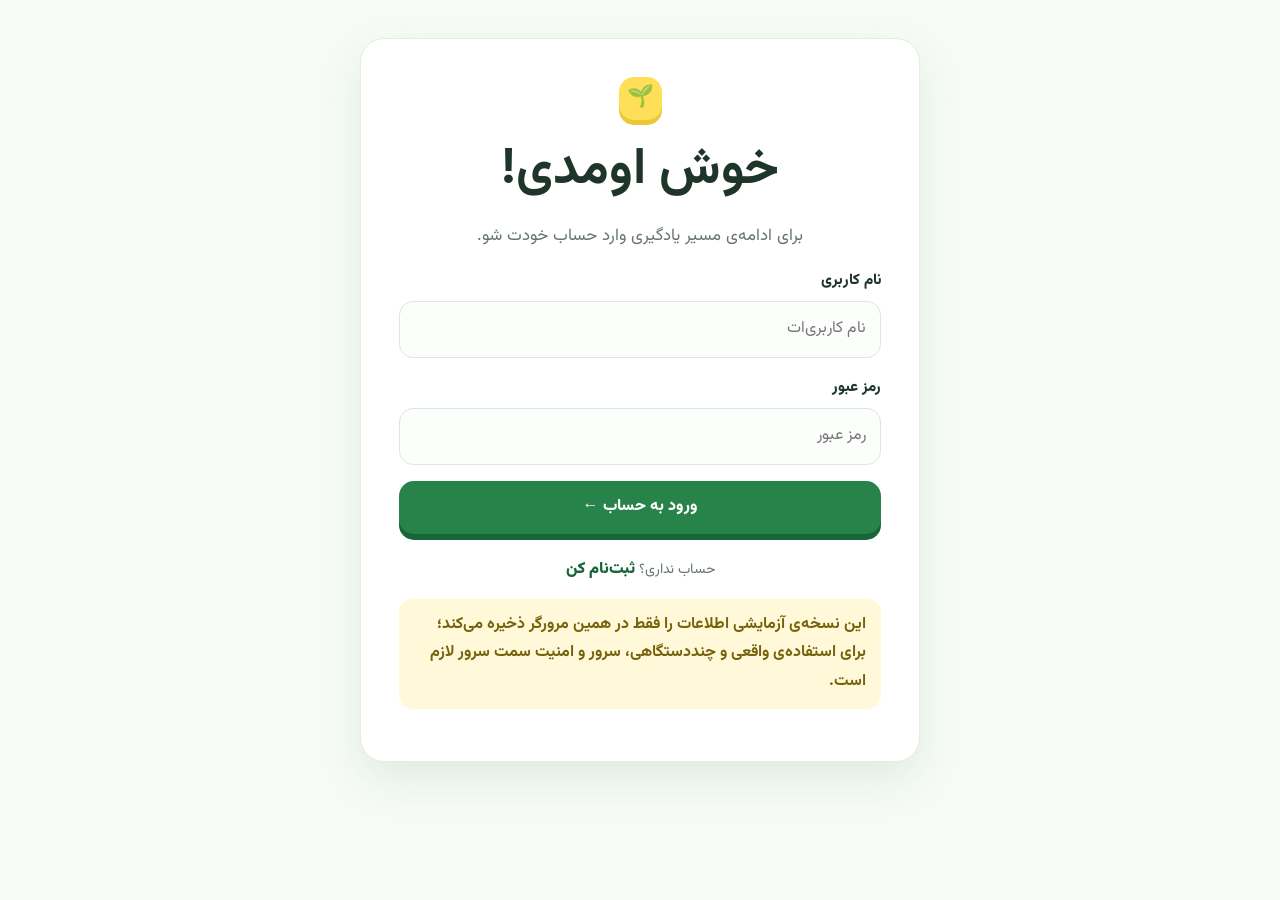
<file: index.html>
<!DOCTYPE html>
<html lang="fa" dir="rtl">
<head><meta charset="UTF-8"><meta name="viewport" content="width=device-width, initial-scale=1"><title>ورود | دانش‌آموز فوق‌العاده</title><link rel="stylesheet" href="style.css"></head>
<body>
<main class="container">
  <section class="card form-card">
    <div class="center"><div class="brand-mark" style="margin:auto">🌱</div><h1>خوش اومدی!</h1><p class="lead">برای ادامه‌ی مسیر یادگیری وارد حساب خودت شو.</p></div>
    <form onsubmit="loginUser(event)">
      <div class="field"><label for="username">نام کاربری</label><input id="username" autocomplete="username" required minlength="3" placeholder="نام کاربری‌ات"></div>
      <div class="field"><label for="password">رمز عبور</label><input id="password" type="password" autocomplete="current-password" required minlength="4" placeholder="رمز عبور"></div>
      <div id="formMessage" aria-live="polite"></div>
      <button class="btn btn-primary" type="submit" style="width:100%">ورود به حساب ←</button>
    </form>
    <div class="center" style="margin-top:22px"><span class="small">حساب نداری؟</span> <a href="fantasticstudent.html" style="color:var(--green-dark);font-weight:900">ثبت‌نام کن</a></div>
    <div class="notice">این نسخه‌ی آزمایشی اطلاعات را فقط در همین مرورگر ذخیره می‌کند؛ برای استفاده‌ی واقعی و چنددستگاهی، سرور و امنیت سمت سرور لازم است.</div>
  </section>
</main>
<script src="app.js"></script>
</body></html>
</file>
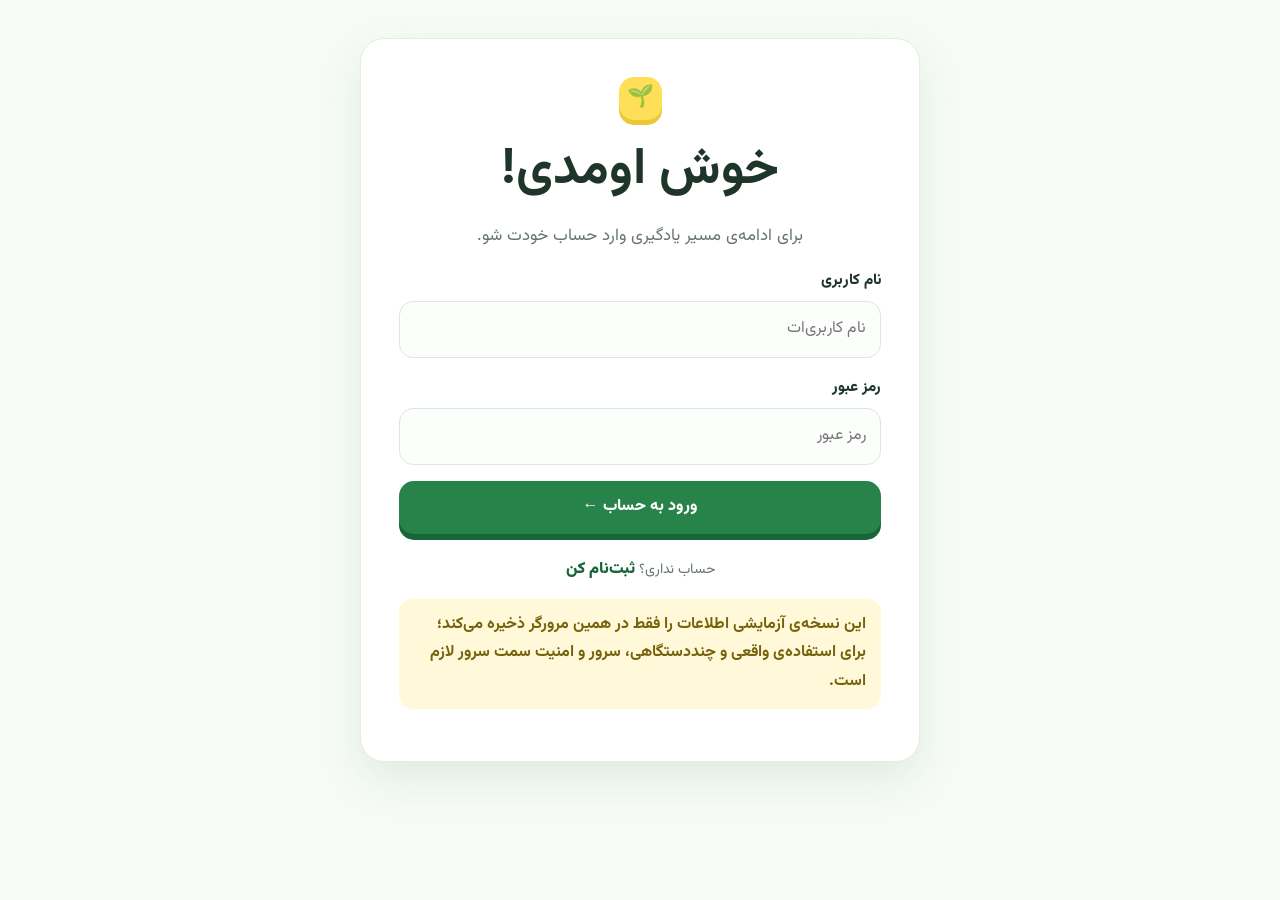
<file: azmon.html>
<!DOCTYPE html>
<html lang="fa" dir="rtl">
<head><meta charset="UTF-8"><meta name="viewport" content="width=device-width, initial-scale=1"><title>آزمون‌ها</title><link rel="stylesheet" href="style.css"></head>
<body onload="requireUser()">
<header class="topbar"><div class="container topbar-inner"><a class="brand" href="HOME.html"><span class="brand-mark">🌱</span> دانش‌آموز فوق‌العاده</a><nav class="nav"><a href="HOME.html">خانه</a><a href="homework.html">تکالیف</a><a class="active" href="azmon.html">آزمون‌ها</a><a href="class.html">کلاس‌ها</a></nav></div></header>
<main class="container"><section class="page-head"><span class="eyebrow">🧠 تمرین و پیشرفت</span><h1>آزمون‌های تمرینی</h1><p>برای سنجیدن آموخته‌هایت، یک آزمون انتخاب کن.</p></section>
<div class="grid grid-2"><article class="card"><div class="card-icon yellow">➗</div><span class="pill">۵ سؤال نمونه</span><h2>آزمون تمرینی ریاضی</h2><p>چند سؤال نمونه‌ی ریاضی با نتیجه‌ی فوری و امتیاز XP.</p><a class="btn btn-primary" href="quiz.html">شروع آزمون ←</a></article><article class="card"><div class="card-icon">📄</div><span class="pill">پیوند بیرونی</span><h2>آزمون ریاضی نوبت اول</h2><p>پیوند آزمون آنلاین قبلی پروژه.</p><a class="btn btn-yellow" href="https://digiform.ir/azmononlinriazy" target="_blank" rel="noopener noreferrer">بازکردن آزمون ↗</a></article></div>
<div class="notice">آزمون داخلی این نسخه نمونه است و برای ارزیابی رسمی باید سؤال‌ها و پاسخ‌ها توسط مدرس بررسی شوند.</div></main><footer>تمرین امروز، اعتمادبه‌نفس فرداست ⭐</footer><script src="app.js"></script></body></html>
</file>
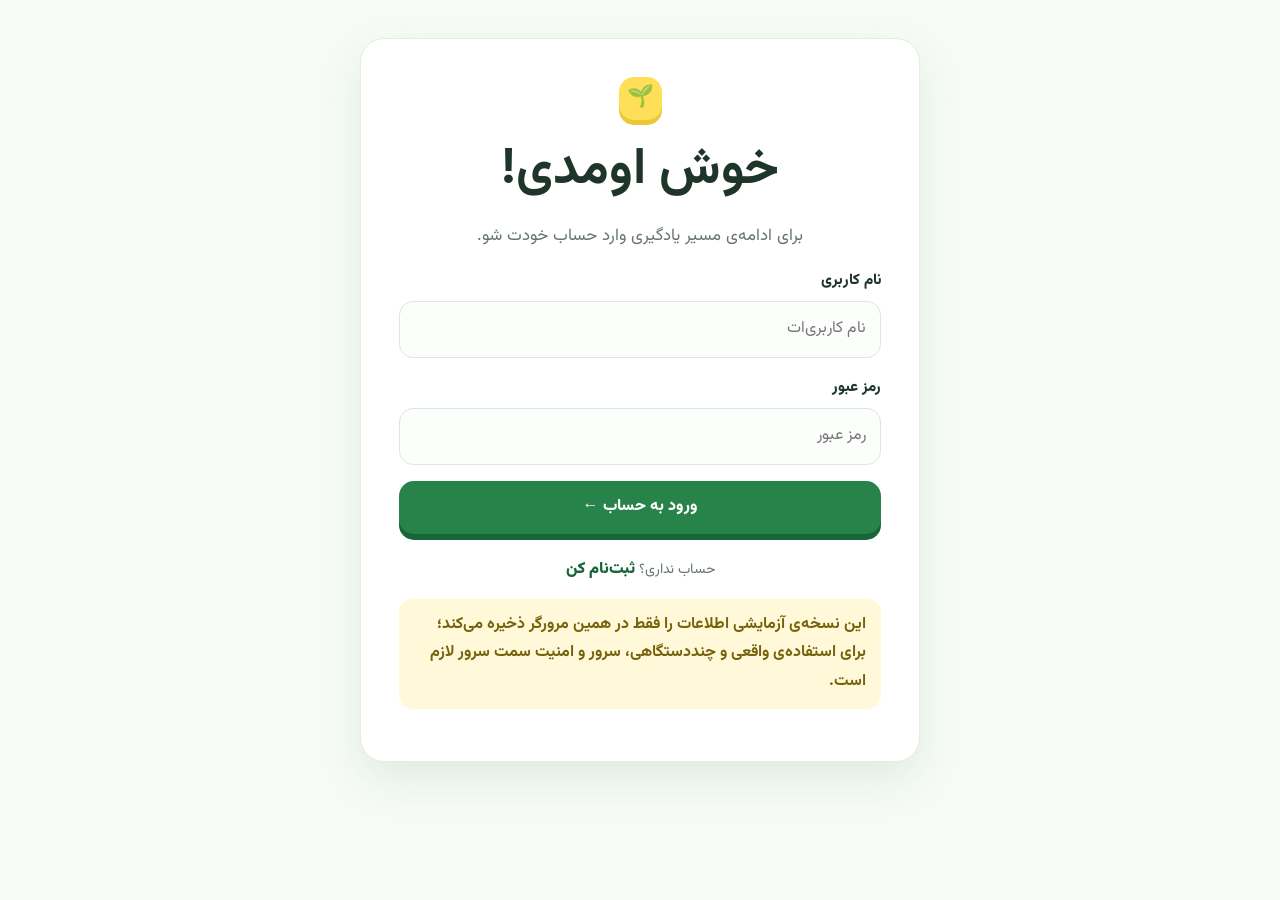
<file: class.html>
<!DOCTYPE html>
<html lang="fa" dir="rtl">
<head><meta charset="UTF-8"><meta name="viewport" content="width=device-width, initial-scale=1"><title>کلاس‌ها</title><link rel="stylesheet" href="style.css"></head>
<body onload="requireUser()">
<header class="topbar"><div class="container topbar-inner"><a class="brand" href="HOME.html"><span class="brand-mark">🌱</span> دانش‌آموز فوق‌العاده</a><nav class="nav"><a href="HOME.html">خانه</a><a href="homework.html">تکالیف</a><a href="quiz.html">آزمون‌ها</a><a class="active" href="class.html">کلاس‌ها</a></nav></div></header>
<main class="container"><section class="page-head"><span class="eyebrow">🏫 یادگیری کنار هم</span><h1>کلاس‌های آموزشی</h1><p>اطلاعات کلاس‌ها را ببین و برای ورود، از لینک تأییدشده‌ی مدرس استفاده کن.</p></section>
<div class="notice">لینک‌های کلاس زیر از نسخه‌ی قبلی پروژه حفظ شده‌اند؛ قبل از انتشار عمومی، فعال‌بودن و مناسب‌بودن هر لینک را بررسی کنید.</div>
<div class="grid">
<article class="card"><div class="card-icon yellow">🇩🇪</div><span class="pill">۷۵ دقیقه</span><h3>کلاس آلمانی</h3><p>مدرس: ستین کشوری</p><a class="btn btn-primary" href="https://web.bale.ai/chat?uid=4863417671" target="_blank" rel="noopener noreferrer">ورود به کلاس ↗</a></article>
<article class="card"><div class="card-icon">🇫🇷</div><span class="pill">۷۵ دقیقه</span><h3>کلاس فرانسوی</h3><p>مدرس: دیانا قربانی منزه</p><a class="btn btn-primary" href="https://web.bale.ai/chat?uid=6123613581" target="_blank" rel="noopener noreferrer">ورود به کلاس ↗</a></article>
<article class="card"><div class="card-icon yellow">🇬🇧</div><span class="pill">۷۵ دقیقه</span><h3>کلاس انگلیسی</h3><p>مدرس: ستین کشوری و دیانا قربانی منزه</p><a class="btn btn-primary" href="https://web.bale.ai/chat?uid=5658482924" target="_blank" rel="noopener noreferrer">ورود به کلاس ↗</a></article>
<article class="card"><div class="card-icon">➗</div><span class="pill">۷۵ دقیقه</span><h3>کلاس ریاضی</h3><p>مدرس: بشری حسومی</p><a class="btn btn-primary" href="https://web.bale.ai/chat?uid=6218884383" target="_blank" rel="noopener noreferrer">ورود به کلاس ↗</a></article>
</div></main><footer>یادگیری، با قدم‌های کوچک شروع می‌شود 💚</footer><script src="app.js"></script></body></html>
</file>
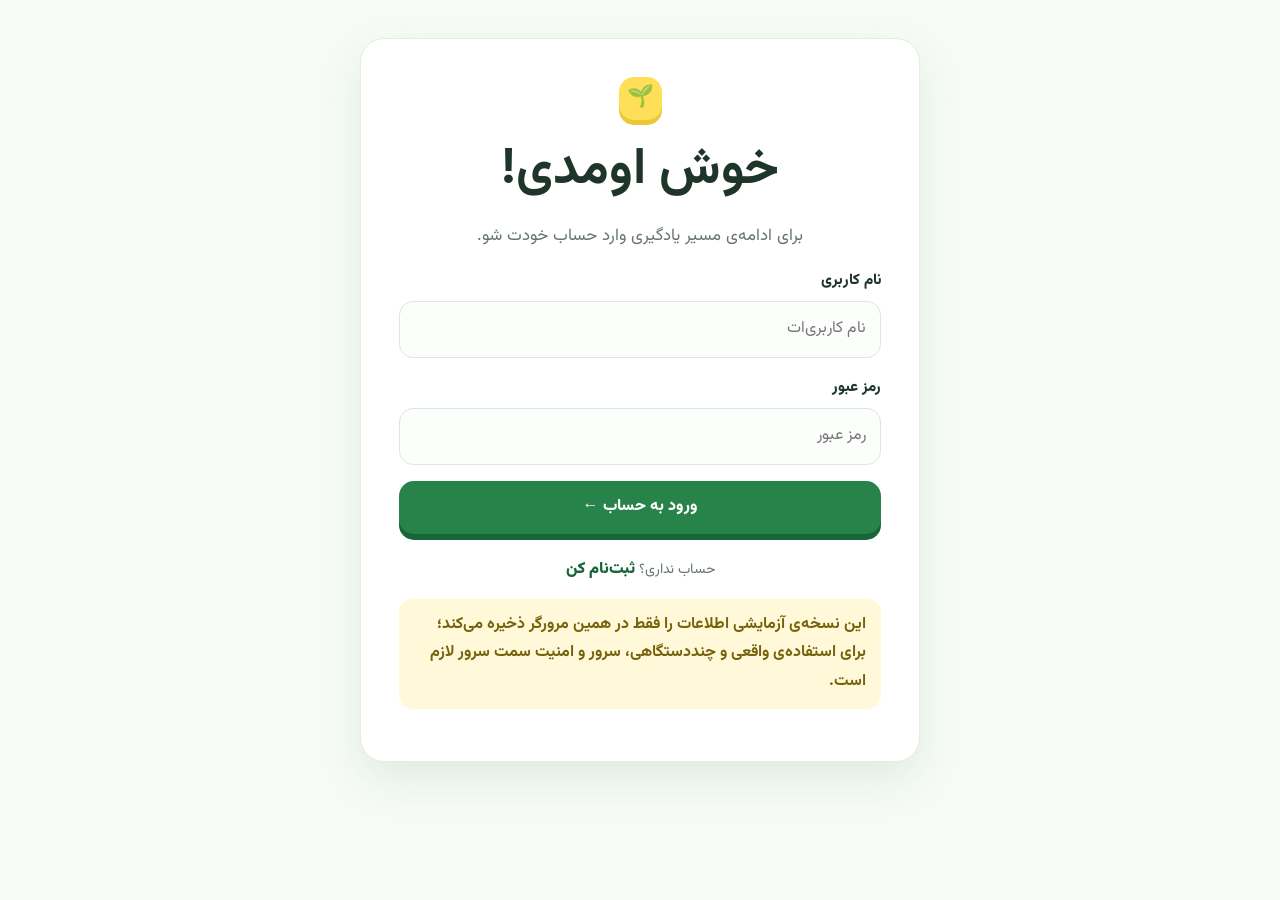
<file: dashboard.html>
<!DOCTYPE html>
<html lang="fa" dir="rtl">
<head><meta charset="UTF-8"><meta name="viewport" content="width=device-width, initial-scale=1"><title>داشبورد پیشرفت</title><link rel="stylesheet" href="style.css"></head>
<body onload="initDashboard()">
<header class="topbar"><div class="container topbar-inner"><a class="brand" href="HOME.html"><span class="brand-mark">🌱</span> دانش‌آموز فوق‌العاده</a><nav class="nav"><a href="HOME.html">خانه</a><a href="homework.html">تکالیف</a><a href="quiz.html">آزمون</a><button class="btn btn-small btn-light" onclick="logout()">خروج</button></nav></div></header>
<main class="container"><section class="page-head"><span class="eyebrow">⭐ مسیر پیشرفت</span><h1 id="userDisplay">سلام!</h1><p>هر تلاشی ارزشمند است.</p></section><div class="stats"><div class="stat"><strong id="xpDisplay">0</strong><span>امتیاز XP</span></div><div class="stat"><strong id="quizSummary">—</strong><span>نتیجه‌ی آزمون</span></div></div><div class="grid grid-2"><a class="card" href="homework.html"><div class="card-icon yellow">🎒</div><h3>مدیریت تکالیف</h3><p>کارها را ببین و تکلیف تازه اضافه کن.</p></a><a class="card" href="quiz.html"><div class="card-icon">🧠</div><h3>تمرین ریاضی</h3><p>آزمون بده و امتیاز کسب کن.</p></a></div></main><footer>پیشرفتت رو جشن بگیر 💚</footer><script src="app.js"></script></body></html>
</file>
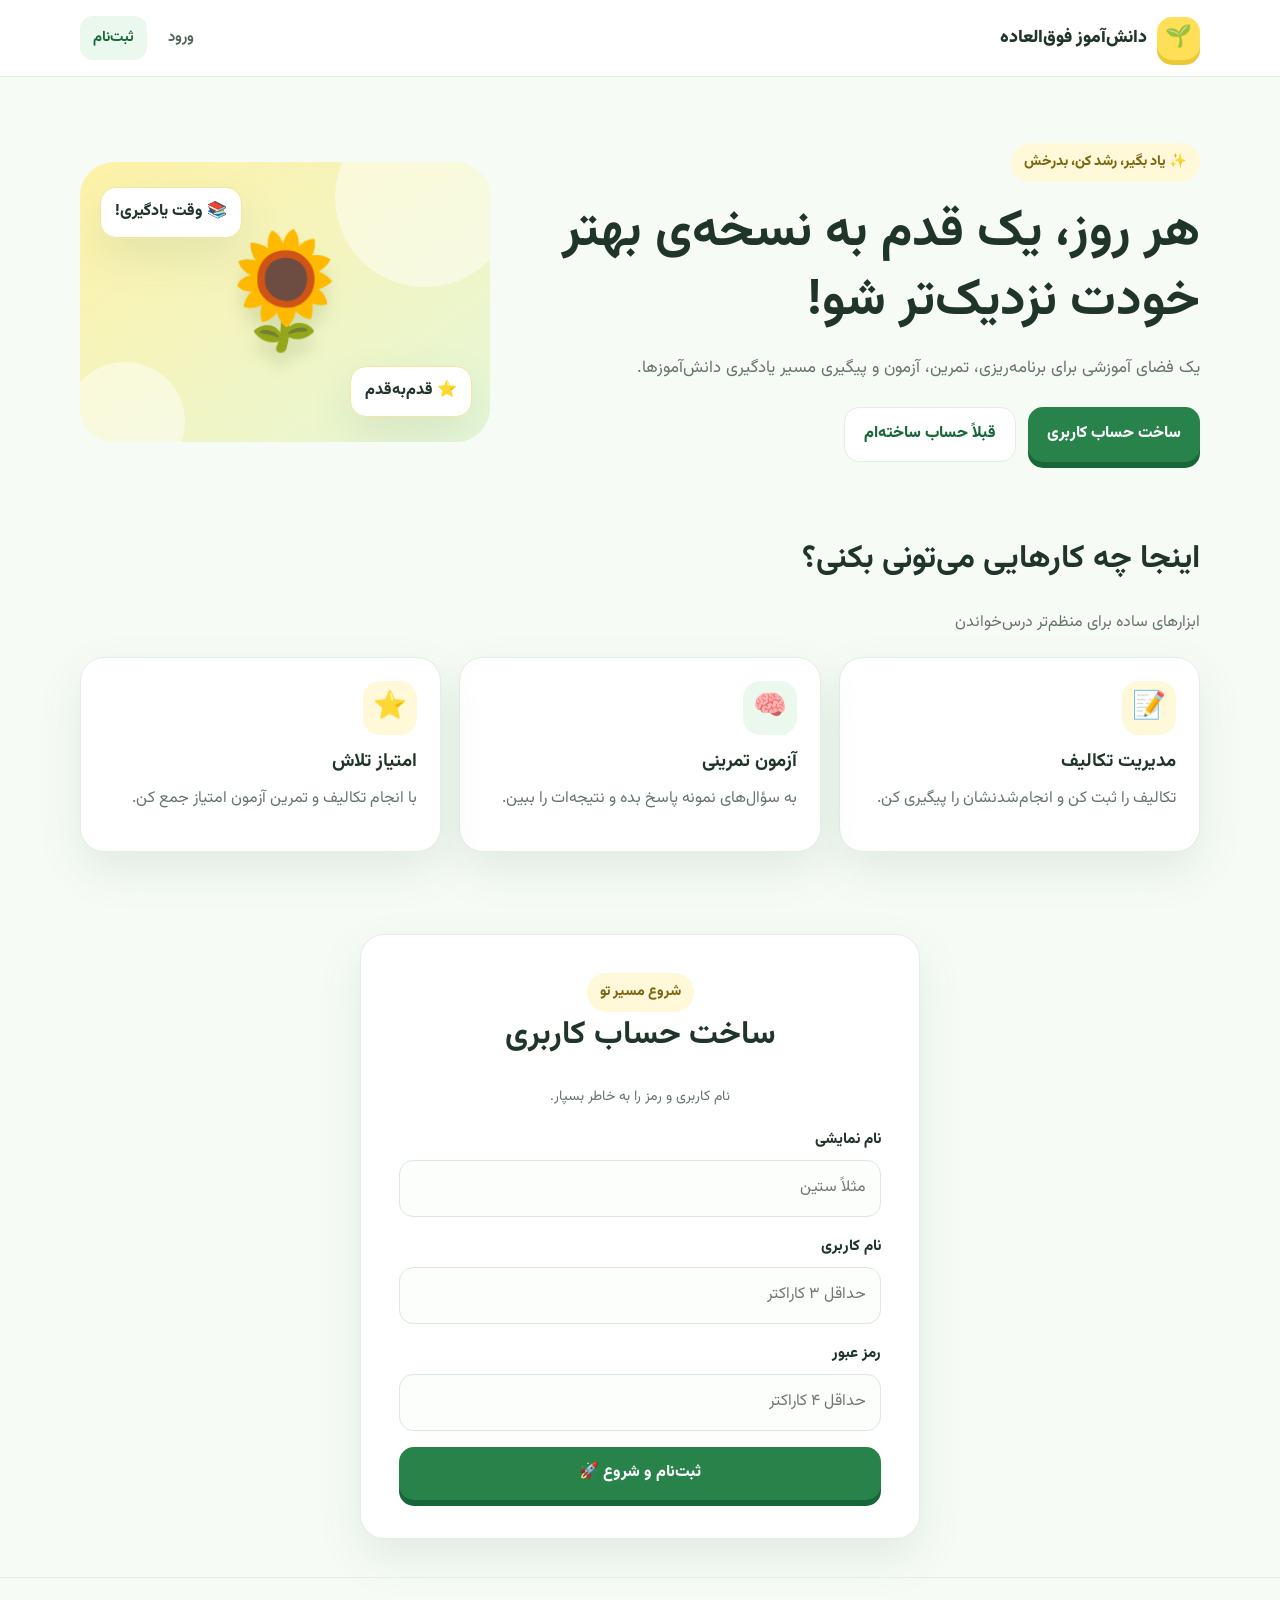
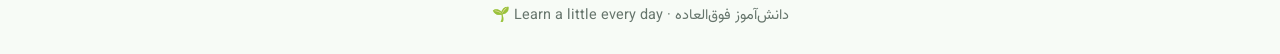
<file: fantasticstudent.html>
<!DOCTYPE html>
<html lang="fa" dir="rtl">
<head><meta charset="UTF-8"><meta name="viewport" content="width=device-width, initial-scale=1"><title>دانش‌آموز فوق‌العاده</title><link rel="stylesheet" href="style.css"></head>
<body>
<header class="topbar"><div class="container topbar-inner"><a class="brand" href="fantasticstudent.html"><span class="brand-mark">🌱</span> دانش‌آموز فوق‌العاده</a><nav class="nav"><a href="index.html">ورود</a><a class="active" href="fantasticstudent.html">ثبت‌نام</a></nav></div></header>
<main class="container">
<section class="hero-grid hero">
  <div class="hero-copy"><span class="eyebrow">✨ یاد بگیر، رشد کن، بدرخش</span><h1>هر روز، یک قدم به نسخه‌ی بهتر خودت نزدیک‌تر شو!</h1><p class="lead">یک فضای آموزشی برای برنامه‌ریزی، تمرین، آزمون و پیگیری مسیر یادگیری دانش‌آموزها.</p><div class="hero-actions"><a class="btn btn-primary" href="#register">ساخت حساب کاربری</a><a class="btn btn-light" href="index.html">قبلاً حساب ساخته‌ام</a></div></div>
  <div class="hero-art"><span class="floating-note note-one">📚 وقت یادگیری!</span><div class="hero-emoji">🌻</div><span class="floating-note note-two">⭐ قدم‌به‌قدم</span></div>
</section>
<section class="section"><div class="section-head"><div><h2>اینجا چه کارهایی می‌تونی بکنی؟</h2><p>ابزارهای ساده برای منظم‌تر درس‌خواندن</p></div></div>
<div class="grid">
<article class="card"><div class="card-icon yellow">📝</div><h3>مدیریت تکالیف</h3><p>تکالیف را ثبت کن و انجام‌شدنشان را پیگیری کن.</p></article>
<article class="card"><div class="card-icon">🧠</div><h3>آزمون تمرینی</h3><p>به سؤال‌های نمونه پاسخ بده و نتیجه‌ات را ببین.</p></article>
<article class="card"><div class="card-icon yellow">⭐</div><h3>امتیاز تلاش</h3><p>با انجام تکالیف و تمرین آزمون امتیاز جمع کن.</p></article>
</div></section>
<section id="register" class="card form-card"><div class="center"><span class="eyebrow">شروع مسیر تو</span><h2>ساخت حساب کاربری</h2><p class="small">نام کاربری و رمز را به خاطر بسپار.</p></div>
<form onsubmit="registerUser(event)">
<div class="field"><label for="registerName">نام نمایشی</label><input id="registerName" required minlength="2" maxlength="40" placeholder="مثلاً ستین"></div>
<div class="field"><label for="registerUsername">نام کاربری</label><input id="registerUsername" required minlength="3" maxlength="24" autocomplete="username" placeholder="حداقل ۳ کاراکتر"></div>
<div class="field"><label for="registerPassword">رمز عبور</label><input id="registerPassword" type="password" required minlength="4" autocomplete="new-password" placeholder="حداقل ۴ کاراکتر"></div>
<div id="formMessage" aria-live="polite"></div><button class="btn btn-primary" type="submit" style="width:100%">ثبت‌نام و شروع 🚀</button>
</form></section></main>
<footer>دانش‌آموز فوق‌العاده · Learn a little every day 🌱</footer><script src="app.js"></script></body></html>
</file>
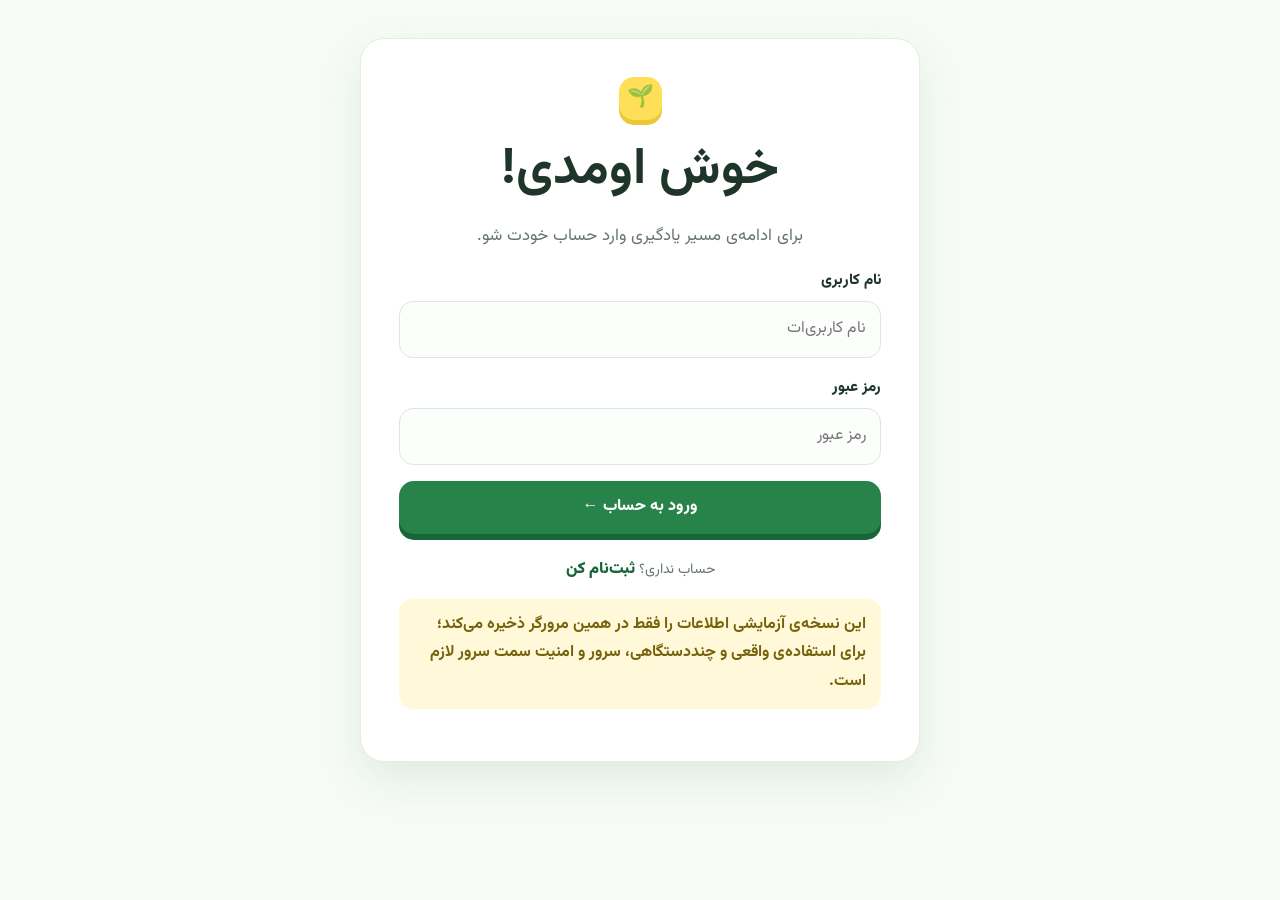
<file: HOME.html>
<!DOCTYPE html>
<html lang="fa" dir="rtl">
<head><meta charset="UTF-8"><meta name="viewport" content="width=device-width, initial-scale=1"><title>خانه | دانش‌آموز فوق‌العاده</title><link rel="stylesheet" href="style.css"></head>
<body onload="initHome()">
<header class="topbar"><div class="container topbar-inner"><a class="brand" href="HOME.html"><span class="brand-mark">🌱</span> دانش‌آموز فوق‌العاده</a><nav class="nav"><a class="active" href="HOME.html">خانه</a><a href="homework.html">تکالیف</a><a href="azmon.html">آزمون‌ها</a><a href="class.html">کلاس‌ها</a><button class="btn btn-small btn-light" onclick="logout()">خروج</button></nav></div></header>
<main class="container">
<section class="hero-grid hero"><div class="hero-copy"><span class="eyebrow">💛 امروز هم می‌تونی بدرخشی</span><h1>سلام <span id="welcomeName">دانش‌آموز</span> جان!</h1><p class="lead">برای یادگیری امروزت آماده‌ای؟ تکالیفت رو مدیریت کن، آزمون بده و قدم‌های کوچکت رو جشن بگیر.</p><div class="hero-actions"><a class="btn btn-primary" href="homework.html">برنامه‌ریزی تکالیف</a><a class="btn btn-yellow" href="quiz.html">شروع آزمون ریاضی</a></div></div><div class="hero-art"><span class="floating-note note-one">تو می‌تونی! 💪</span><div class="hero-emoji">📚</div><span class="floating-note note-two">هر قدم مهمه ⭐</span></div></section>
<section class="section"><div class="section-head"><div><h2>تابلوی پیشرفت تو</h2><p>امتیازها و کارهای امروزت</p></div></div>
<div class="stats"><div class="stat"><strong id="xpValue">0</strong><span>⭐ امتیاز XP</span></div><div class="stat"><strong id="taskCount">0</strong><span>📝 تکلیف باقی‌مانده</span></div><div class="stat"><strong id="doneCount">0</strong><span>✅ تکمیل‌شده</span></div></div></section>
<section class="section"><div class="section-head"><div><h2>می‌خوای کجا بری؟</h2><p>همه‌ی بخش‌ها در دسترس تو هستند.</p></div></div><div class="grid">
<a class="card" href="homework.html"><div class="card-icon yellow">🎒</div><h3>تکالیف من</h3><p>تکلیف اضافه کن و کارهای انجام‌شده را علامت بزن.</p><span class="pill">ورود به بخش ←</span></a>
<a class="card" href="quiz.html"><div class="card-icon">🧠</div><h3>آزمون تمرینی</h3><p>چند سؤال ریاضی را پاسخ بده و امتیاز بگیر.</p><span class="pill">شروع آزمون ←</span></a>
<a class="card" href="class.html"><div class="card-icon yellow">🏫</div><h3>کلاس‌ها</h3><p>فهرست کلاس‌های آموزشی و اطلاعات مدرس‌ها.</p><span class="pill">مشاهده کلاس‌ها ←</span></a>
</div></section></main><footer>با تلاش‌های کوچیک، پیشرفت‌های بزرگ ساخته می‌شن 🌻</footer><script src="app.js"></script></body></html>
</file>
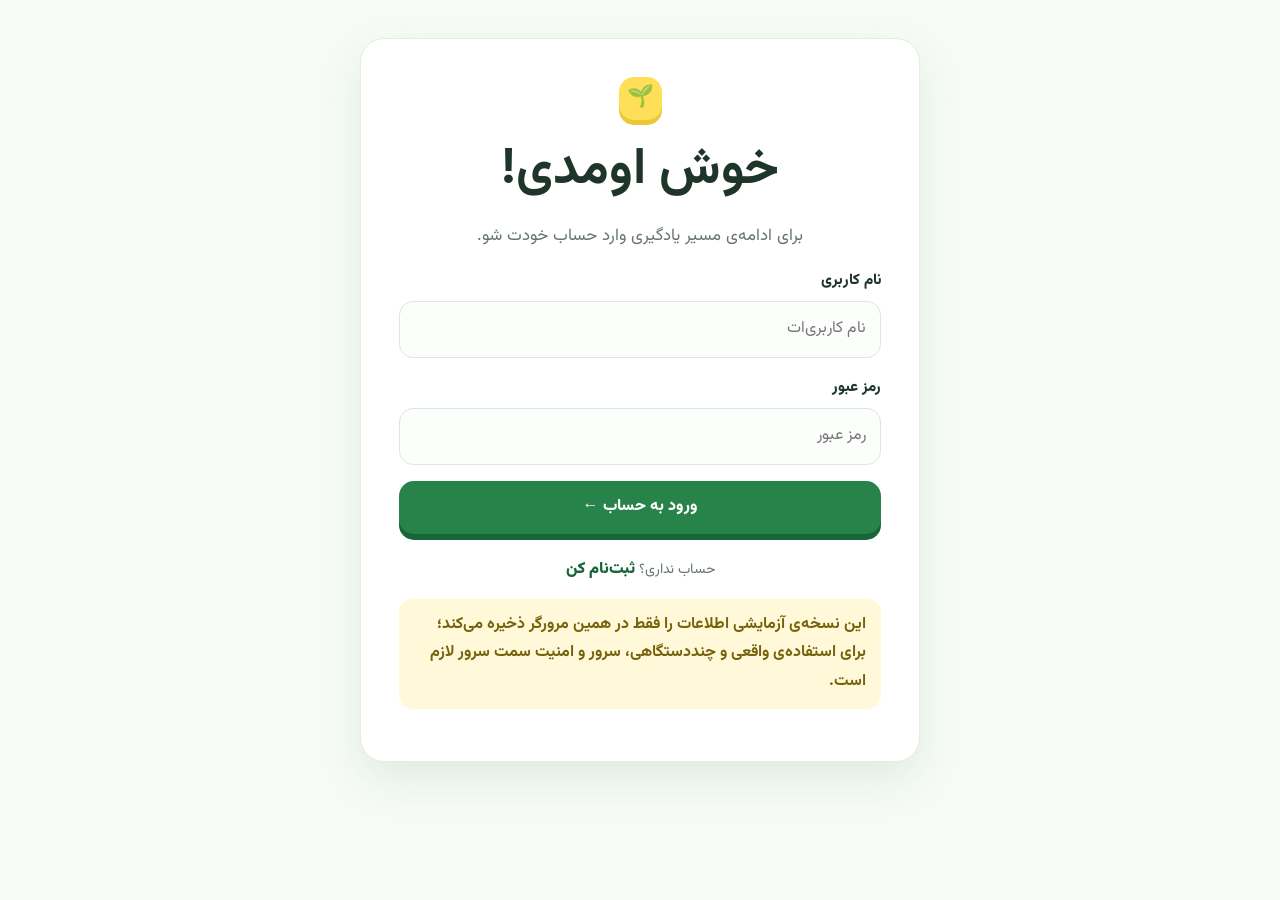
<file: homework.html>
<!DOCTYPE html>
<html lang="fa" dir="rtl">
<head><meta charset="UTF-8"><meta name="viewport" content="width=device-width, initial-scale=1"><title>تکالیف من</title><link rel="stylesheet" href="style.css"></head>
<body onload="requireUser();renderTasks();renderSubmissions()">
<header class="topbar"><div class="container topbar-inner"><a class="brand" href="HOME.html"><span class="brand-mark">🌱</span> دانش‌آموز فوق‌العاده</a><nav class="nav"><a href="HOME.html">خانه</a><a class="active" href="homework.html">تکالیف</a><a href="quiz.html">آزمون</a><a href="class.html">کلاس‌ها</a></nav></div></header>
<main class="container"><section class="page-head"><span class="eyebrow">🎒 برنامه‌ریزی بهتر</span><h1>تکالیف من</h1><p>کارهایت را بنویس و با هر تیک، یک قدم جلوتر برو.</p></section>
<div class="stats"><div class="stat"><strong id="remainingCount">0</strong><span>باقی‌مانده</span></div><div class="stat"><strong id="completedCount">0</strong><span>انجام‌شده</span></div></div>
<div class="grid grid-2"><section class="card"><h2>➕ افزودن تکلیف</h2><form onsubmit="addTask(event)"><div class="field"><label for="taskTitle">عنوان تکلیف</label><input id="taskTitle" required maxlength="120" placeholder="مثلاً تمرین‌های ریاضی"></div><div class="field"><label for="taskSubject">درس</label><select id="taskSubject"><option>ریاضی</option><option>علوم</option><option>فارسی</option><option>مطالعات اجتماعی</option><option>زبان انگلیسی</option><option>عربی</option><option>دینی</option><option>سایر</option></select></div><div class="field"><label for="taskDue">تاریخ انجام (اختیاری)</label><input id="taskDue" type="date"></div><div id="taskMessage" aria-live="polite"></div><button class="btn btn-primary" type="submit">ذخیره تکلیف 🌱</button></form></section>
<section class="card"><h2>📋 فهرست تکالیف</h2><div id="taskList" class="list"></div></section></div>
<section class="section"><div class="card"><h2>📤 ثبت یادداشت ارسال تکلیف</h2><p class="small">این بخش ثبت محلی دارد و فایل را به معلم ارسال نمی‌کند.</p><form onsubmit="saveHomeworkSubmission(event)"><div class="field"><label for="submissionTitle">عنوان تکلیف ارسال‌شده</label><input id="submissionTitle" required placeholder="مثلاً تحقیق علوم"></div><div class="field"><label for="submissionNote">یادداشت (اختیاری)</label><textarea id="submissionNote" rows="3" placeholder="توضیح کوتاه درباره‌ی تکلیف"></textarea></div><div id="submissionMessage" aria-live="polite"></div><button class="btn btn-yellow" type="submit">ثبت در فهرست</button></form><h3 style="margin-top:24px">موارد ثبت‌شده</h3><div id="submissionList" class="list"></div></div></section></main><footer>اطلاعات این صفحه در حافظه‌ی همین مرورگر ذخیره می‌شود.</footer><script src="app.js"></script></body></html>
</file>
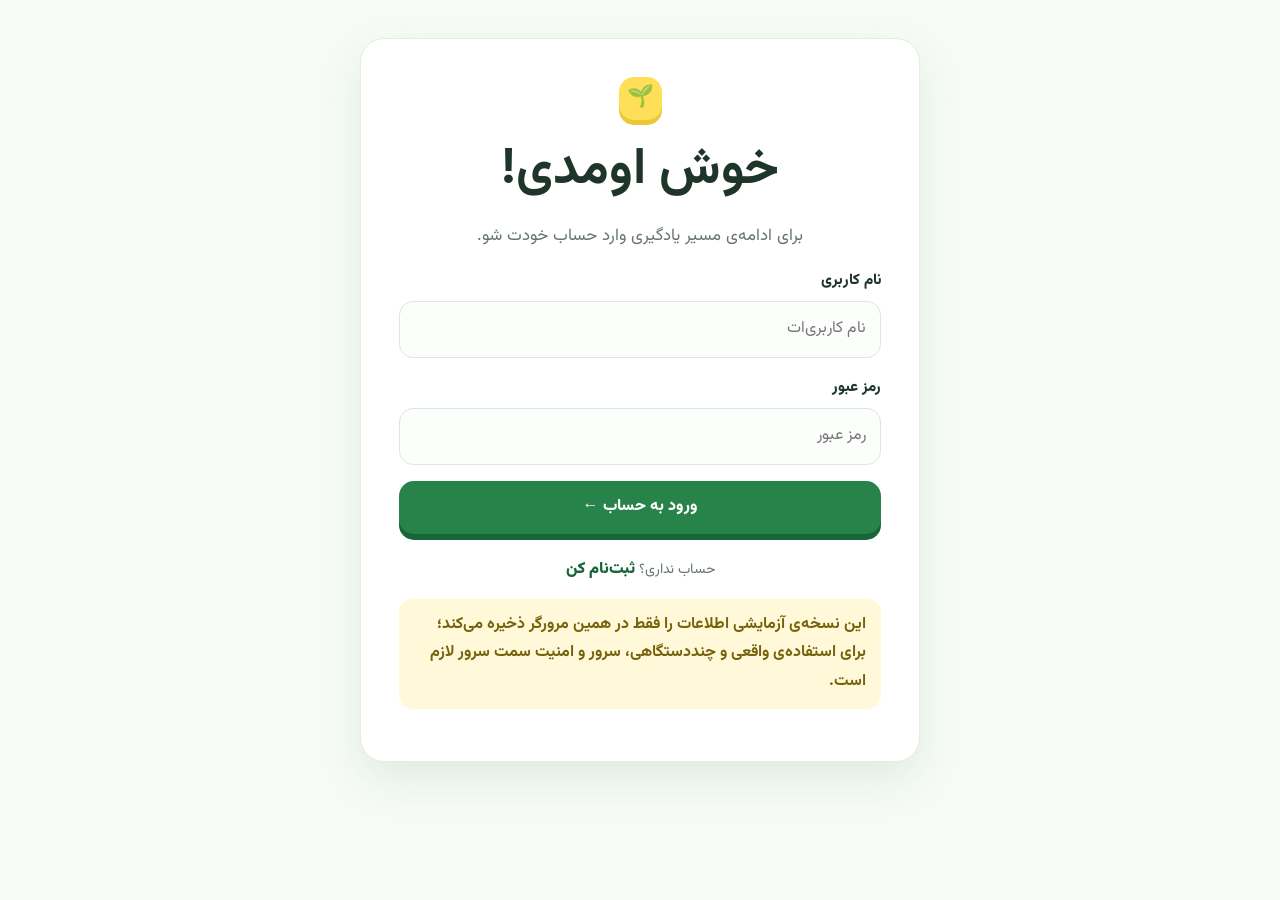
<file: quiz.html>
<!DOCTYPE html>
<html lang="fa" dir="rtl">
<head><meta charset="UTF-8"><meta name="viewport" content="width=device-width, initial-scale=1"><title>آزمون تمرینی ریاضی</title><link rel="stylesheet" href="style.css"></head>
<body onload="initQuiz()">
<header class="topbar"><div class="container topbar-inner"><a class="brand" href="HOME.html"><span class="brand-mark">🌱</span> دانش‌آموز فوق‌العاده</a><nav class="nav"><a href="HOME.html">خانه</a><a href="azmon.html">همه‌ی آزمون‌ها</a></nav></div></header>
<main class="container"><section class="page-head"><span class="eyebrow">➗ آزمون نمونه</span><h1>آزمون تمرینی ریاضی</h1><p>با آرامش پاسخ بده؛ هدف، یادگرفتن است.</p></section>
<section id="quizArea" class="card" style="max-width:760px;margin:0 auto"><div class="progress-track"><div id="quizProgress" class="progress-fill"></div></div><h2 id="questionText" style="margin-top:22px">در حال آماده‌سازی…</h2><div id="options"></div><p id="quizFeedback" class="small" aria-live="polite"></p><div class="row" style="justify-content:space-between;margin-top:20px"><a class="btn btn-light" href="azmon.html">خروج از آزمون</a><button id="nextQuestion" class="btn btn-primary" onclick="nextQuestion()" disabled>سؤال بعدی ←</button></div></section>
<section id="quizResult" class="card center hidden" style="max-width:650px;margin:0 auto"><div class="hero-emoji" style="font-size:4rem">🏆</div><h2>آزمون تموم شد!</h2><h1 id="scoreText">۰ از ۵</h1><p id="scoreMessage"></p><div class="hero-actions" style="justify-content:center"><button class="btn btn-primary" onclick="location.reload()">دوباره تلاش کن</button><a class="btn btn-light" href="HOME.html">بازگشت به خانه</a></div></section>
</main><footer>هر اشتباه، فرصتی برای یادگیری است 🌱</footer><script src="app.js"></script></body></html>
</file>
<file: style.css>
@import url('https://fonts.googleapis.com/css2?family=Vazirmatn:wght@400;500;600;700;800;900&display=swap');
:root{
  --green:#27834a;--green-dark:#176638;--green-soft:#eaf8ed;
  --yellow:#ffdf57;--yellow-soft:#fff8d9;--ink:#20352a;--muted:#66756c;
  --white:#fff;--line:#e3eee5;--shadow:0 18px 45px rgba(34,100,56,.10);
  --radius:24px;
}
*{box-sizing:border-box}
html{scroll-behavior:smooth}
body{margin:0;font-family:"Vazirmatn",Tahoma,sans-serif;background:#f7fbf6;color:var(--ink);line-height:1.8}
a{color:inherit;text-decoration:none}
button,input,textarea,select{font:inherit}
button,a,.clickable{ -webkit-tap-highlight-color:transparent}
button{cursor:pointer}
img{max-width:100%}
.container{width:min(1120px,calc(100% - 32px));margin-inline:auto}
.topbar{position:sticky;top:0;z-index:20;background:rgba(255,255,255,.92);backdrop-filter:blur(12px);border-bottom:1px solid var(--line)}
.topbar-inner{min-height:76px;display:flex;align-items:center;justify-content:space-between;gap:18px}
.brand{display:flex;align-items:center;gap:10px;font-weight:900;font-size:1.1rem}
.brand-mark{display:grid;place-items:center;width:43px;height:43px;border-radius:15px;background:var(--yellow);box-shadow:0 5px 0 #ebc936;font-size:1.35rem}
.nav{display:flex;align-items:center;gap:8px;flex-wrap:wrap}
.nav a{padding:9px 13px;border-radius:13px;color:#52665a;font-weight:700;font-size:.92rem}
.nav a:hover,.nav a.active{background:var(--green-soft);color:var(--green-dark)}
.btn{display:inline-flex;align-items:center;justify-content:center;gap:8px;border:0;border-radius:15px;padding:12px 19px;font-weight:800;transition:transform .18s,box-shadow .18s,background .18s}
.btn:hover{transform:translateY(-2px)}
.btn-primary{background:var(--green);color:white;box-shadow:0 6px 0 #176638}
.btn-primary:hover{background:#216f40}
.btn-yellow{background:var(--yellow);color:#3f431e;box-shadow:0 5px 0 #e8c637}
.btn-light{background:white;color:var(--green-dark);border:1px solid var(--line)}
.btn-danger{background:#fff0ee;color:#b33b2d}
.btn-small{padding:8px 12px;border-radius:11px;font-size:.9rem}
.hero{padding:52px 0 32px}
.hero-grid{display:grid;grid-template-columns:1.25fr .75fr;align-items:center;gap:28px}
.hero-copy{padding:14px 0}
.eyebrow{display:inline-flex;align-items:center;gap:8px;background:var(--yellow-soft);color:#7b6710;padding:7px 13px;border-radius:999px;font-weight:800;font-size:.88rem}
h1,h2,h3,p{margin-top:0}
h1{font-size:clamp(2rem,4vw,3.25rem);line-height:1.35;margin:16px 0}
h2{font-size:clamp(1.35rem,2.5vw,2rem);line-height:1.45}
.lead{font-size:1.05rem;color:var(--muted);max-width:650px}
.hero-actions{display:flex;gap:12px;flex-wrap:wrap;margin-top:24px}
.hero-art{min-height:280px;border-radius:34px;background:linear-gradient(145deg,#fff2a8,#e6f7d9);display:grid;place-items:center;position:relative;overflow:hidden}
.hero-art:before,.hero-art:after{content:"";position:absolute;border-radius:50%;background:rgba(255,255,255,.45)}
.hero-art:before{width:180px;height:180px;top:-55px;right:-25px}
.hero-art:after{width:120px;height:120px;bottom:-40px;left:-15px}
.hero-emoji{font-size:7rem;filter:drop-shadow(0 15px 8px rgba(70,100,40,.15));z-index:1}
.floating-note{position:absolute;background:#fff;border:1px solid #f1e6a5;border-radius:16px;padding:10px 14px;font-weight:800;box-shadow:var(--shadow);z-index:2}
.note-one{top:25px;left:20px}.note-two{bottom:25px;right:18px}
.section{padding:28px 0 44px}
.section-head{display:flex;justify-content:space-between;align-items:end;gap:15px;margin-bottom:20px}
.section-head p{margin-bottom:0;color:var(--muted)}
.grid{display:grid;grid-template-columns:repeat(3,minmax(0,1fr));gap:18px}
.grid-2{grid-template-columns:repeat(2,minmax(0,1fr))}
.card{background:white;border:1px solid var(--line);border-radius:var(--radius);padding:23px;box-shadow:var(--shadow)}
.card h3{margin:10px 0 6px}
.card p{color:var(--muted);margin-bottom:14px}
.card-icon{width:54px;height:54px;border-radius:17px;background:var(--green-soft);display:grid;place-items:center;font-size:1.7rem}
.card-icon.yellow{background:var(--yellow-soft)}
.pill{display:inline-flex;padding:5px 10px;border-radius:999px;background:var(--green-soft);color:var(--green-dark);font-size:.82rem;font-weight:800}
.page-head{padding:38px 0 22px}
.page-head h1{font-size:2.2rem;margin:8px 0}
.page-head p{color:var(--muted);margin:0}
.form-card{max-width:560px;margin:38px auto;padding:clamp(22px,5vw,38px)}
.field{display:grid;gap:7px;margin:16px 0;text-align:right}
.field label{font-weight:800;font-size:.94rem}
.field input,.field textarea,.field select{width:100%;border:1.5px solid #dbe8dd;border-radius:14px;padding:13px 14px;background:#fcfefc;outline:none}
.field input:focus,.field textarea:focus,.field select:focus{border-color:var(--green);box-shadow:0 0 0 4px rgba(39,131,74,.1)}
.notice{padding:12px 15px;border-radius:14px;background:var(--yellow-soft);color:#76620b;font-weight:700;margin:14px 0}
.notice.error{background:#fff0ee;color:#a33128}
.notice.success{background:var(--green-soft);color:var(--green-dark)}
.stats{display:grid;grid-template-columns:repeat(3,1fr);gap:14px;margin:20px 0}
.stat{background:white;border:1px solid var(--line);border-radius:19px;padding:18px;text-align:center}
.stat strong{display:block;font-size:1.8rem;color:var(--green-dark)}
.stat span{font-size:.9rem;color:var(--muted)}
.list{display:grid;gap:12px}
.list-item{display:flex;align-items:center;justify-content:space-between;gap:12px;background:#fbfdfb;border:1px solid var(--line);padding:13px 15px;border-radius:15px}
.list-item p{margin:0}
.progress-track{height:10px;border-radius:999px;background:#e7f0e8;overflow:hidden}
.progress-fill{height:100%;width:0;background:linear-gradient(90deg,var(--green),#8dcc55);border-radius:999px;transition:width .3s}
.quiz-option{display:block;width:100%;text-align:right;background:#fbfdfb;border:1.5px solid var(--line);padding:13px 15px;border-radius:14px;margin:10px 0}
.quiz-option:hover{border-color:var(--green);background:var(--green-soft)}
.quiz-option.selected{border-color:var(--green);background:var(--green-soft)}
.quiz-option.correct{border-color:#27834a;background:#e5f7e8}
.quiz-option.wrong{border-color:#d85a4c;background:#fff0ee}
footer{padding:25px 0;margin-top:30px;border-top:1px solid var(--line);color:var(--muted);text-align:center;font-size:.9rem}
.empty{text-align:center;padding:30px;color:var(--muted)}
.small{font-size:.88rem;color:var(--muted)}
.hidden{display:none!important}
.center{text-align:center}
.row{display:flex;align-items:center;gap:10px;flex-wrap:wrap}
@media(max-width:800px){.hero-grid{grid-template-columns:1fr}.hero-art{min-height:220px}.grid{grid-template-columns:repeat(2,minmax(0,1fr))}.topbar-inner{padding:12px 0;align-items:flex-start;flex-direction:column}.nav{width:100%}.nav a{padding:7px 10px}}
@media(max-width:560px){.container{width:min(100% - 22px,1120px)}.grid,.grid-2{grid-template-columns:1fr}.stats{grid-template-columns:1fr 1fr}.hero{padding-top:28px}.hero-art{min-height:190px}.hero-emoji{font-size:5rem}.section-head{align-items:flex-start;flex-direction:column}.list-item{align-items:flex-start;flex-direction:column}}
</file>
